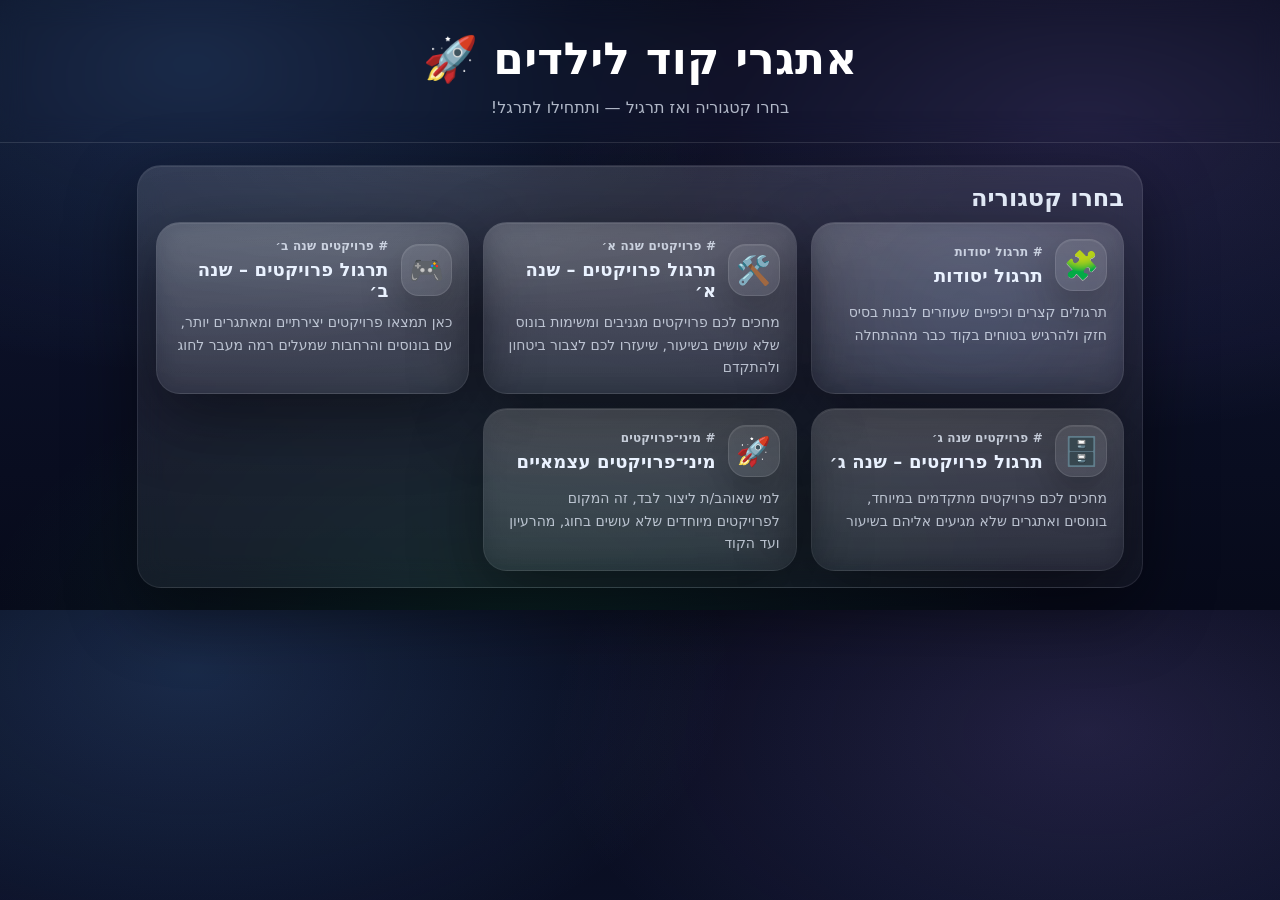
<file: index.html>
<!doctype html>
<html lang="he" dir="rtl">
<head>
  <meta charset="utf-8" />
  <meta name="viewport" content="width=device-width,initial-scale=1" />
  <title>אתגרי קוד לילדים</title>
  <link rel="stylesheet" href="css/style.css" />
</head>
<body class="home">

  <header class="top">
    <h1>אתגרי קוד לילדים 🚀</h1>
    <p class="sub">בחרו קטגוריה ואז תרגיל — ותתחילו לתרגל!</p>
  </header>

  <main class="container">
    <section class="card">
      <h2>בחרו קטגוריה</h2>

      <div class="grid">
        <!-- יסודות -->
        <a class="tile catTile" data-variant="basics" href="./category.html?group=basics">
          <div class="catTop">
            <div class="catIcon">🧩</div>
            <div>
              <div class="tag"># תרגול יסודות</div>
              <div class="name">תרגול יסודות</div>
            </div>
          </div>
          <div class="desc">תרגולים קצרים וכיפיים שעוזרים לבנות בסיס חזק ולהרגיש בטוחים בקוד כבר מההתחלה</div>
        </a>

        <!-- פרויקטים שנה א -->
        <a class="tile catTile" data-variant="projects" href="./category.html?group=projects_y1">
          <div class="catTop">
            <div class="catIcon">🛠️</div>
            <div>
              <div class="tag"># פרויקטים שנה א׳</div>
              <div class="name">תרגול פרויקטים – שנה א׳</div>
            </div>
          </div>
          <div class="desc">מחכים לכם פרויקטים מגניבים ומשימות בונוס שלא עושים בשיעור, שיעזרו לכם לצבור ביטחון ולהתקדם</div>
        </a>

        <!-- פרויקטים שנה ב -->
        <a class="tile catTile" data-variant="projects" href="./category.html?group=projects_y2">
          <div class="catTop">
            <div class="catIcon">🎮</div>
            <div>
              <div class="tag"># פרויקטים שנה ב׳</div>
              <div class="name">תרגול פרויקטים – שנה ב׳</div>
            </div>
          </div>
          <div class="desc">כאן תמצאו פרויקטים יצירתיים ומאתגרים יותר, עם בונוסים והרחבות שמעלים רמה מעבר לחוג</div>
        </a>

        <!-- פרויקטים שנה ג -->
        <a class="tile catTile" data-variant="grade3" href="./category.html?group=projects_y3">
          <div class="catTop">
            <div class="catIcon">🗄️</div>
            <div>
              <div class="tag"># פרויקטים שנה ג׳</div>
              <div class="name">תרגול פרויקטים – שנה ג׳</div>
            </div>
          </div>
          <div class="desc">מחכים לכם פרויקטים מתקדמים במיוחד, בונוסים ואתגרים שלא מגיעים אליהם בשיעור</div>
        </a>

        <!-- מיני פרויקטים עצמאיים -->
        <a class="tile catTile" data-variant="mini" href="./category.html?group=mini_projects">
          <div class="catTop">
            <div class="catIcon">🚀</div>
            <div>
              <div class="tag"># מיני־פרויקטים</div>
              <div class="name">מיני־פרויקטים עצמאיים</div>
            </div>
          </div>
          <div class="desc">למי שאוהב/ת ליצור לבד, זה המקום לפרויקטים מיוחדים שלא עושים בחוג, מהרעיון ועד הקוד</div>
        </a>
      </div>
    </section>
  </main>
</body>
</html>
</file>
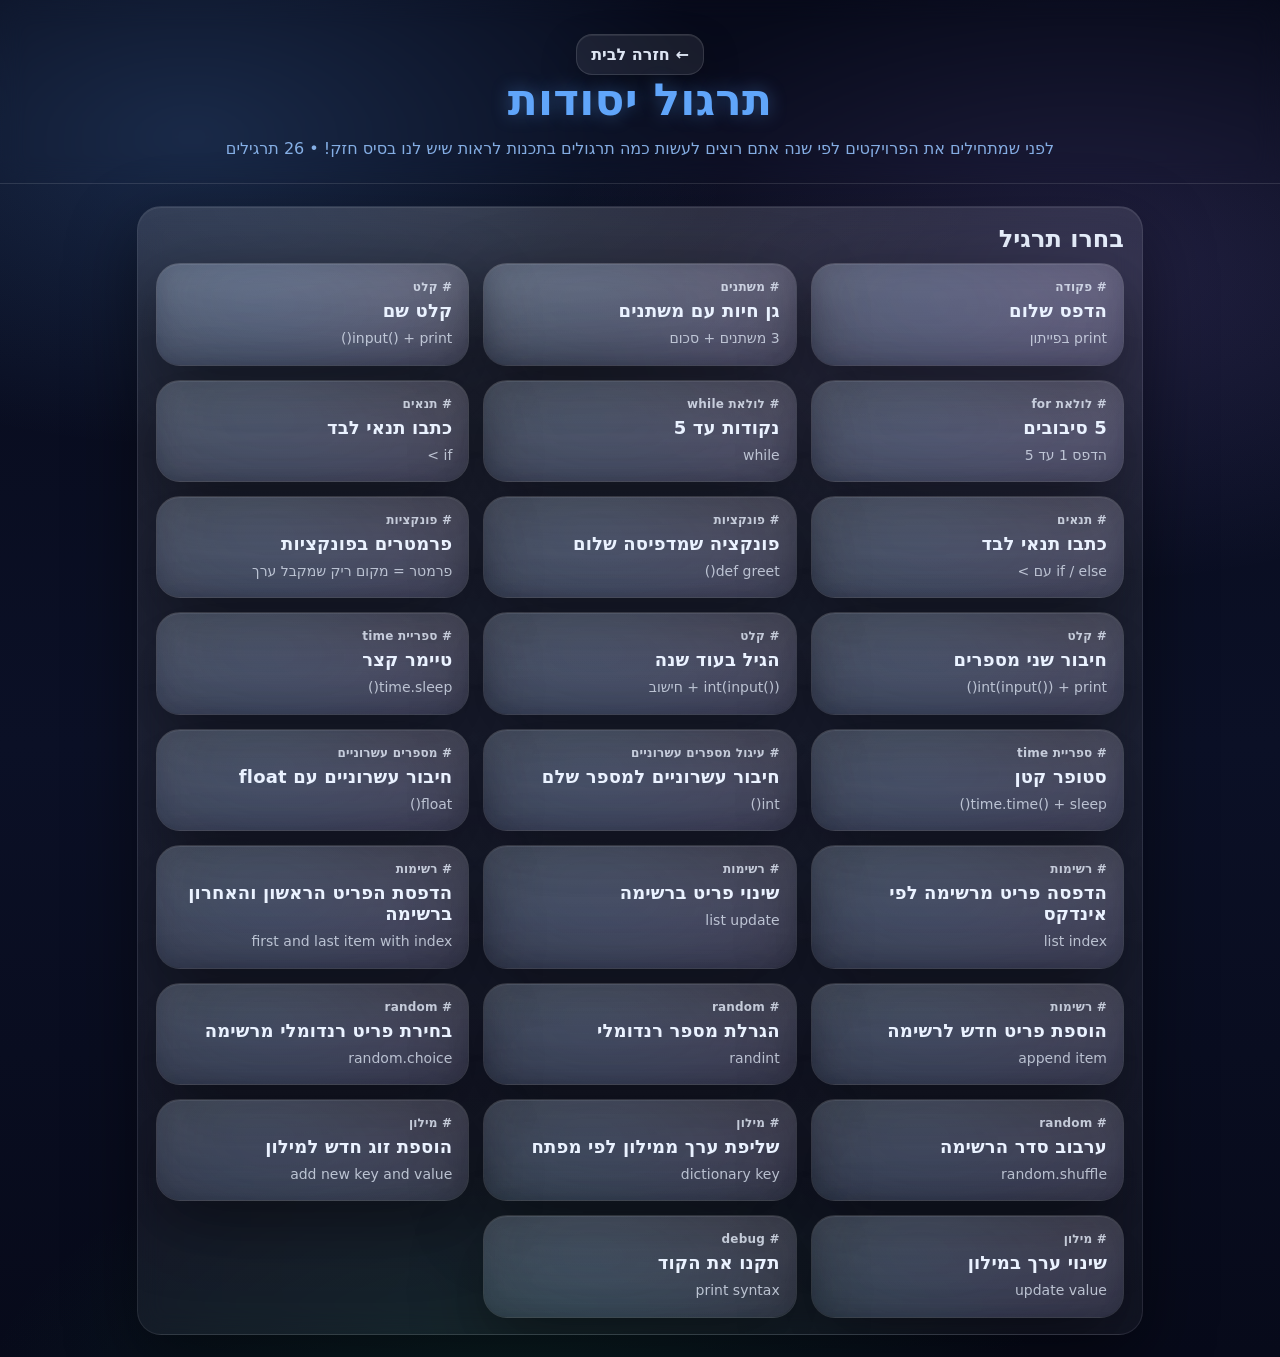
<file: category.html>
<!doctype html>
<html lang="he" dir="rtl">
<head>
  <meta charset="utf-8" />
  <meta name="viewport" content="width=device-width,initial-scale=1" />
  <title>בחירת תרגיל</title>
  <link rel="stylesheet" href="css/style.css" />
</head>
<body>
  <header class="top">
    <a class="link" href="./index.html">← חזרה לבית</a>
    <h1 id="catTitle">בחירת תרגיל</h1>
    <p id="catSub" class="sub"></p>
  </header>

  <main class="container">
    <section class="card">
      <h2>בחרו תרגיל</h2>
      <div id="list" class="grid"></div>
    </section>
  </main>

  <script defer src="data/challenges.js"></script>
  <script defer src="js/category.js"></script>
</body>
</html>
</file>
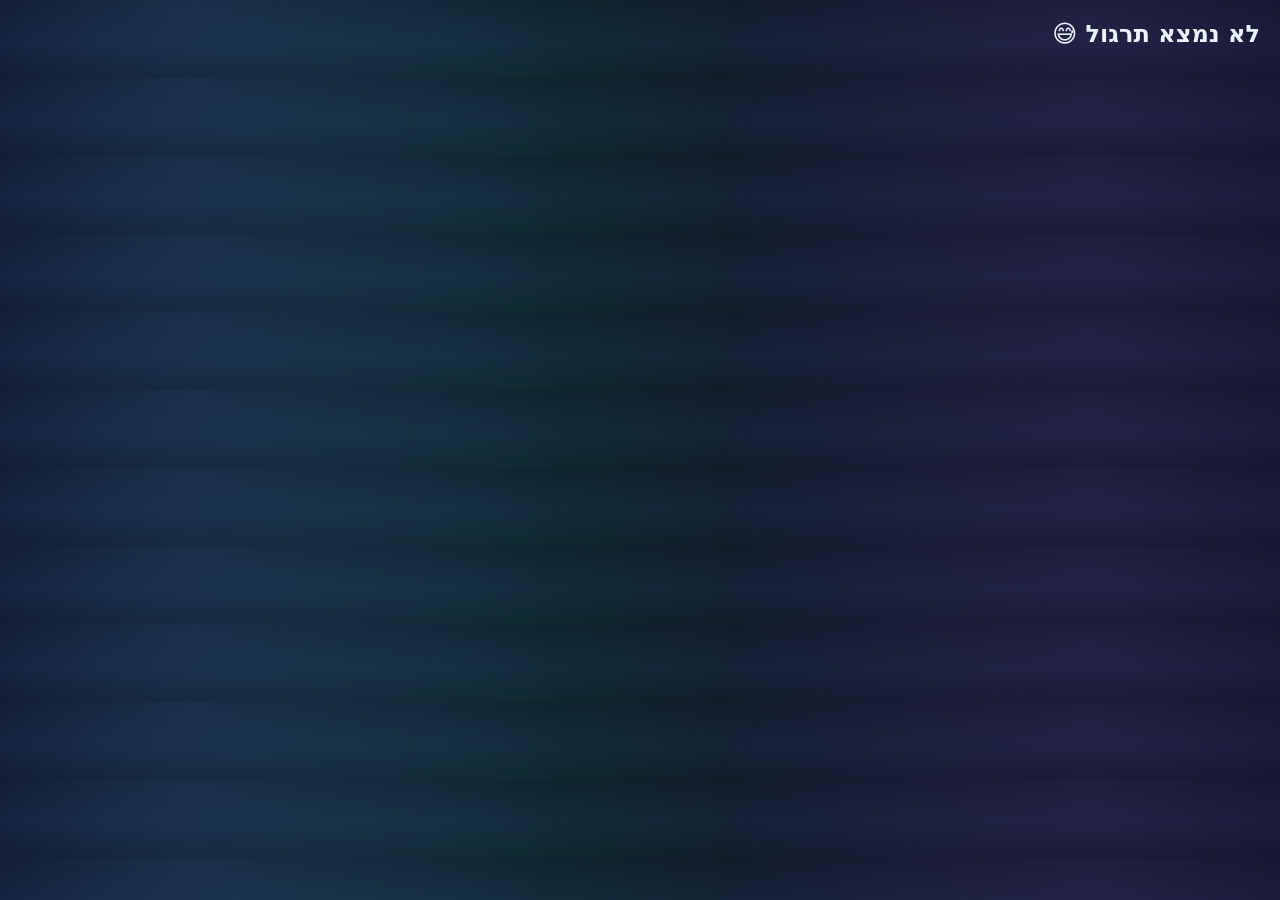
<file: practice.html>
<!doctype html>
<html lang="he" dir="rtl">
<head>
  <meta charset="utf-8" />
  <meta name="viewport" content="width=device-width,initial-scale=1" />
  <title>תרגול</title>
  <link rel="stylesheet" href="css/style.css" />
</head>
<body>
  <header class="top">
    <a class="link" href="./index.html">← חזרה לבחירה</a>
    <h1 id="title">תרגול</h1>
    <p id="subtitle" class="sub"></p>
  </header>

  <main class="container">
    <section class="card card--explain">
      <div class="row" style="justify-content:space-between;">
        <span class="badge" id="topicBadge">#</span>
        <span class="badge" id="progressBadge">תרגול</span>
      </div>

      <h2 style="margin-top:10px;">📘 הסבר</h2>
      <div id="explain" class="text"></div>

      <!-- <div class="row">
        <button id="hintBtn" class="btn">💡 רמז</button>
      </div> -->

      <div id="hint" class="hint hidden"></div>
    </section>

    <section class="card card--task">
      <h2>📌 משימה</h2>
      <div id="task" class="text"></div>
    </section>

    <section class="card card--practice">
      <h2>🧩 תרגול</h2>
      <div id="practiceArea"></div>

      <div class="row" style="justify-content:flex-end; margin-top:14px;">
        <button id="nextBtn" class="btn btnGreen">הבא ➜</button>
      </div>
    </section>
  </main>

 <script src="data/challenges.js"></script>
<script src="js/question-renderers.js"></script>
<script src="js/practice.js"></script>
</body>
</html>
</file>
<file: css/style.css>
:root{
  /* ===== Base ===== */
  --bg1:#070A1A;
  --bg2:#0B1026;

  --text:#EAF2FF;
  --muted: rgba(234,242,255,0.74);

  /* Glass surface */
  --glassA: rgba(255,255,255,0.10);
  --glassB: rgba(255,255,255,0.05);
  --line:  rgba(255,255,255,0.12);

  /* Depth */
  --shadow: 0 24px 70px rgba(0,0,0,.45);
  --shadowIn: inset 0 1px 0 rgba(255,255,255,.08);

  --r-xl: 24px;
  --r-lg: 18px;

  /* Status */
  --good:#22c55e;
  --warn:#f59e0b;
  --bad:#ef4444;

  /* ===== Category colors (meaning) ===== */
  --cat-basics:      #60a5fa;  /* blue */
  --cat-projects-y1: #34d399;  /* green */
  --cat-projects-y2: #a78bfa;  /* purple */
  --cat-projects-y3: #06b6d4;  /* cyan */
  --cat-mini:        #f59e0b;  /* gold */

  /* Active group gradient (set by body[data-group]) */
  --group1: var(--cat-basics);
  --group2: #a78bfa;

  /* ✅ NEW: tiles glow colors (by page group) */
  --tileGlow1: rgba(96,165,250,.32);
  --tileGlow2: rgba(167,139,250,.22);

  /* ✅ NEW: category-title color (solid) */
  --titleColor: #EAF2FF;

  /* Section hints (optional, subtle) */
  --c-explain:#60a5fa;
  --c-task:#f59e0b;
  --c-practice:#22c55e;
  --c-code:#a78bfa;
}

*{ box-sizing:border-box; }

body{
  margin:0;
  font-family: system-ui, "Rubik", Arial;
  color: var(--text);

  background:
    radial-gradient(900px 520px at 15% 10%, rgba(96,165,250,.20), transparent 60%),
    radial-gradient(900px 520px at 85% 20%, rgba(167,139,250,.16), transparent 60%),
    radial-gradient(900px 520px at 40% 105%, rgba(34,197,94,.12), transparent 60%),
    linear-gradient(180deg, var(--bg1) 0%, var(--bg2) 55%, var(--bg1) 100%);
}

/* ===== Theme by group (controls title color + tile glow) ===== */
body[data-group="basics"]{
  --group1: var(--cat-basics);
  --group2: #a78bfa;

  --titleColor: var(--cat-basics);
  --tileGlow1: rgba(96,165,250,.40);
  --tileGlow2: rgba(167,139,250,.26);
}

body[data-group="projects_y1"]{
  --group1: var(--cat-projects-y1);
  --group2: var(--cat-basics);

  --titleColor: var(--cat-projects-y1);
  --tileGlow1: rgba(52,211,153,.42);
  --tileGlow2: rgba(96,165,250,.24);
}

body[data-group="projects_y2"]{
  --group1: var(--cat-projects-y2);
  --group2: var(--cat-basics);

  --titleColor: var(--cat-projects-y2);
  --tileGlow1: rgba(167,139,250,.42);
  --tileGlow2: rgba(96,165,250,.22);
}

body[data-group="grade3"],
body[data-group="projects_y3"]{
  --group1: var(--cat-projects-y3);
  --group2: var(--cat-projects-y1);

  --titleColor: var(--cat-projects-y3);
  --tileGlow1: rgba(6,182,212,.42);
  --tileGlow2: rgba(52,211,153,.22);
}

body[data-group="mini_projects"]{
  --group1: var(--cat-mini);
  --group2: #ec4899;

  --titleColor: var(--cat-mini);
  --tileGlow1: rgba(245,158,11,.45);
  --tileGlow2: rgba(236,72,153,.22);
}

/* ===== Top ===== */
.top{
  padding: 34px 16px 22px;
  border-bottom: 1px solid var(--line);
  text-align:center;
  backdrop-filter: blur(12px);
}

h1,h2,h3{ margin:0 0 10px; }

/* ✅ Home title should be WHITE (works even if no .home class) */
body:not([data-group]) .top h1,
body.home .top h1{
  color:#fff;
  background:none;
  -webkit-background-clip: initial;
  background-clip: initial;
}

/* Default h1 gradient for non-home pages (group pages / challenge pages) */
h1{
  font-size: clamp(28px, 4vw, 44px);
  letter-spacing: .2px;
  line-height:1.15;

  background: linear-gradient(90deg, var(--group1), var(--group2));
  -webkit-background-clip: text;
  background-clip: text;
  color: transparent;
}

/* ✅ Category page title = solid color per category (not gradient) */
body[data-group] #catTitle{
  color: var(--titleColor);
  background: none;
  -webkit-background-clip: initial;
  background-clip: initial;
  text-shadow: 0 0 18px color-mix(in srgb, var(--titleColor) 40%, transparent);
}

/* (Optional) subtitle under title also slightly tinted */
body[data-group] #catSub{
  color: color-mix(in srgb, var(--titleColor) 55%, rgba(234,242,255,0.74));
}

.sub{
  color: var(--muted);
  margin: 0;
  font-size: 16px;
  line-height:1.6;
}

.container{
  max-width: 1050px;
  margin: 0 auto;
  padding: 22px;
  display: grid;
  gap: 14px;
}

/* ===== One clean "glass card" pattern ===== */
.card,
.tile{
  position: relative; /* ✅ needed for ::before/::after */
  background: linear-gradient(180deg, var(--glassA), var(--glassB));
  border: 1px solid rgba(255,255,255,0.08);
  box-shadow: var(--shadow), var(--shadowIn);
  backdrop-filter: blur(14px);
  overflow:hidden;
}

/* Card */
.card{
  border-radius: var(--r-xl);
  padding: 18px 18px 16px;
}

/* tiny inner highlight (single layer only) */
.card::before,
.tile::before{
  content:"";
  position:absolute;
  inset:0;
  pointer-events:none;
  border-radius: inherit;
  background: radial-gradient(900px 260px at 30% 0%, rgba(255,255,255,0.10), transparent 60%);
  opacity:.7;
  z-index: 0;
}

.card > *{ position: relative; z-index: 1; }

/* Optional section accents (very subtle, no big borders) */
.card--explain{ box-shadow: var(--shadow), var(--shadowIn), 0 0 0 1px rgba(96,165,250,0.06); }
.card--task{    box-shadow: var(--shadow), var(--shadowIn), 0 0 0 1px rgba(245,158,11,0.06); }
.card--practice{box-shadow: var(--shadow), var(--shadowIn), 0 0 0 1px rgba(34,197,94,0.06); }
.card--code{    box-shadow: var(--shadow), var(--shadowIn), 0 0 0 1px rgba(167,139,250,0.06); }

/* ===== Text ===== */
.text{ color: var(--muted); line-height:1.75; font-size:15px; }
.mini{ color: var(--muted); font-size:13px; }

.row{
  display:flex;
  gap:10px;
  align-items:center;
  flex-wrap:wrap;
  margin-top:12px;
}

/* ===== Badges ===== */
.badge{
  display:inline-flex;
  align-items:center;
  gap:8px;
  padding: 8px 10px;
  border-radius: 999px;
  background: rgba(255,255,255,0.08);
  border: 1px solid rgba(255,255,255,0.10);
  color: rgba(234,242,255,0.86);
  font-weight: 700;
  font-size: 12.5px;
  box-shadow: var(--shadowIn);
}

/* ===== Buttons ===== */
.btn{
  border:none;
  border-radius: 16px;
  padding: 11px 16px;
  font-weight: 800;
  cursor:pointer;
  color: white;
  background: linear-gradient(135deg, var(--group1), var(--group2));
  box-shadow: 0 18px 45px rgba(0,0,0,.35);
  transition: transform .15s ease, filter .15s ease;
}
.btn:hover{ filter: brightness(1.06); transform: translateY(-2px); }
.btn:active{ transform: translateY(0px) scale(.99); }

.btnGhost{
  background: rgba(255,255,255,0.07);
  border: 1px solid rgba(255,255,255,0.12);
  color: rgba(234,242,255,0.95);
  box-shadow: var(--shadowIn), 0 12px 28px rgba(0,0,0,.22);
}

.btnGreen{
  background: linear-gradient(135deg, rgba(34,197,94,1), rgba(52,211,153,1));
}

/* ===== Link button ===== */
.link{
  display:inline-flex;
  align-items:center;
  gap:10px;
  padding: 10px 14px;
  border-radius: 16px;
  background: rgba(255,255,255,0.07);
  border: 1px solid rgba(255,255,255,0.12);
  color: rgba(234,242,255,0.95);
  text-decoration:none;
  font-weight: 800;
  box-shadow: var(--shadowIn), 0 14px 36px rgba(0,0,0,.26);
  transition: transform .15s ease, filter .15s ease;
}
.link:hover{ transform: translateY(-2px); filter: brightness(1.06); }

/* ===== Tiles grid ===== */
.grid{
  display:grid;
  grid-template-columns: repeat(auto-fit, minmax(260px, 1fr));
  gap: 14px;
}

.tile{
  border-radius: var(--r-xl);
  padding: 16px 16px 15px;
  cursor:pointer;
  text-decoration:none;
  color: inherit;
  text-align: right;
  transition: transform .22s ease, filter .22s ease, box-shadow .22s ease;
}

/* ✅ NEW: Glow background for ALL tiles on category pages (not only catTile) */
body[data-group] .tile::after{
  content:"";
  position:absolute;
  inset:-42px;
  border-radius: inherit;
  pointer-events:none;
  filter: blur(48px);
  opacity: .35;                 /* ✅ visible glow */
  transition: opacity .25s ease, transform .25s ease;
  background:
    radial-gradient(circle at 30% 30%, var(--tileGlow1), transparent 65%),
    radial-gradient(circle at 75% 55%, var(--tileGlow2), transparent 70%);
  z-index: 0;
}
body[data-group] .tile:hover::after{
  opacity: .65;
  transform: scale(1.03);
}

/* ✅ Keep category glow too (index category tiles) */
.catTile::after{
  content:"";
  position:absolute;
  inset:-34px;
  border-radius: inherit;
  pointer-events:none;
  filter: blur(42px);
  opacity: .22;
  transition: opacity .25s ease;
  z-index: 0;
}

/* Per-category glow color (index tiles) */
.catTile[data-variant="basics"]::after{        background: radial-gradient(circle, rgba(96,165,250,.40), transparent 70%); }
.catTile[data-variant="projects_y1"]::after{   background: radial-gradient(circle, rgba(52,211,153,.38), transparent 70%); }
.catTile[data-variant="projects_y2"]::after{   background: radial-gradient(circle, rgba(167,139,250,.40), transparent 70%); }
.catTile[data-variant="projects_y3"]::after{   background: radial-gradient(circle, rgba(6,182,212,.40), transparent 70%); }
.catTile[data-variant="mini_projects"]::after{ background: radial-gradient(circle, rgba(245,158,11,.40), transparent 70%); }

.tile:hover{
  transform: translateY(-6px) scale(1.02);
  filter: brightness(1.03);
  box-shadow: 0 32px 85px rgba(0,0,0,.52), var(--shadowIn);
}

.catTile:hover::after{ opacity: .65; }

/* Ensure content is above glows */
.tile > *{ position: relative; z-index: 1; }

.tile .tag{
  color: rgba(234,242,255,0.78);
  font-size: 12px;
  font-weight: 700;
  letter-spacing: .2px;
}
.tile .name{
  font-weight: 650;
  font-size: 18px;
  margin-top: 6px;
  letter-spacing: .15px;
}
.tile .desc{
  color: var(--muted);
  font-size: 14px;
  margin-top: 6px;
  line-height: 1.6;
}

/* Category header inside tile */
.catTop{
  display:flex;
  gap:12px;
  align-items:center;
  margin-bottom: 10px;
}

.catIcon{
  width: 52px;
  height: 52px;
  border-radius: 18px;
  display:grid;
  place-items:center;
  font-size: 28px;
  background: rgba(255,255,255,0.08);
  border: 1px solid rgba(255,255,255,0.10);
  box-shadow: var(--shadowIn), 0 18px 40px rgba(0,0,0,.28);
}

/* ===== Code area ===== */
.editor{
  width:100%;
  min-height: 190px;
  border-radius: 16px;
  border: 1px solid rgba(255,255,255,0.10);
  background: linear-gradient(180deg, rgba(255,255,255,0.07), rgba(255,255,255,0.03));
  color: var(--text);
  padding: 12px;
  box-shadow: var(--shadowIn), 0 18px 45px rgba(0,0,0,.25);
  font-family: ui-monospace, SFMono-Regular, Menlo, Monaco, Consolas, monospace;
  font-size: 14px;
  direction: ltr;
  text-align: left;
  unicode-bidi: plaintext;
}

.output{
  background: linear-gradient(180deg, rgba(255,255,255,0.07), rgba(255,255,255,0.03));
  border: 1px solid rgba(255,255,255,0.10);
  border-radius: 16px;
  padding: 12px;
  min-height: 70px;
  overflow:auto;
  box-shadow: var(--shadowIn), 0 18px 45px rgba(0,0,0,.22);
  color: var(--text);
  direction: ltr;
  text-align: left;
  unicode-bidi: plaintext;
  font-family: ui-monospace, Menlo, Consolas, monospace;
}

pre, code{
  direction: ltr;
  text-align: left;
  unicode-bidi: plaintext;
  font-family: ui-monospace, Menlo, Consolas, monospace;
}

code{
  background: rgba(255,255,255,0.10);
  padding: 2px 6px;
  border-radius: 8px;
}

.hint, .solution{
  margin-top: 10px;
  border-radius: 16px;
  padding: 12px;
  border: 1px solid rgba(255,255,255,0.10);
  background: linear-gradient(180deg, rgba(255,255,255,0.075), rgba(255,255,255,0.03));
  box-shadow: var(--shadowIn), 0 20px 55px rgba(0,0,0,.28);
  color: rgba(234,242,255,0.95);
}

.hidden{ display:none; }

/* ===== Status ===== */
.status{ font-weight:900; min-height:22px; }
.status.good{
  color: var(--good);
  text-shadow: 0 0 16px rgba(34,197,94,.38);
}
.status.bad{
  color: var(--bad);
  text-shadow: 0 0 14px rgba(239,68,68,.34);
}

/* ===== Run bar ===== */
.runBar{
  margin-top: 10px;
  display: flex;
  flex-direction: column;
  gap: 10px;
}
.runButtonsRow{
  display:flex;
  align-items:center;
  justify-content: space-between;
  gap: 10px;
  width: 100%;
}
.runLeft, .runRight{
  display:flex;
  align-items:center;
  gap: 10px;
  flex-wrap: wrap;
}

/* ===== Drag & Drop ===== */
.orderWrap{ display:grid; gap:10px; margin-top:10px; }

.orderItem{
  display:flex;
  align-items:center;
  gap:10px;
  padding:12px 14px;
  border-radius: 16px;
  border: 1px solid rgba(255,255,255,0.10);
  background: linear-gradient(180deg, rgba(255,255,255,0.075), rgba(255,255,255,0.03));
  box-shadow: var(--shadowIn), 0 18px 45px rgba(0,0,0,.24);
  cursor: grab;
  user-select:none;
}
.orderItem:active{ cursor: grabbing; }

.orderGrip{
  width:34px;
  height:34px;
  border-radius: 14px;
  border: 1px solid rgba(255,255,255,0.10);
  background: rgba(96,165,250,0.14);
  display:grid;
  place-items:center;
  font-weight:900;
  box-shadow: var(--shadowIn), 0 12px 28px rgba(0,0,0,.22);
}

.orderCode{
  flex:1;
  font-size: 14px;
  color: var(--text);
  direction:ltr;
  text-align:left;
  unicode-bidi: plaintext;
}

.orderItem.dragOver{
  outline:2px dashed rgba(96,165,250,.40);
  outline-offset:2px;
  background: rgba(96,165,250,.06);
}

.orderActions{
  display:flex;
  justify-content:flex-end;
  margin-top:12px;
  gap:10px;
}

.tile.selected {
  outline: 3px solid #6aa9ff;
  transform: scale(0.98);
}
</file>
